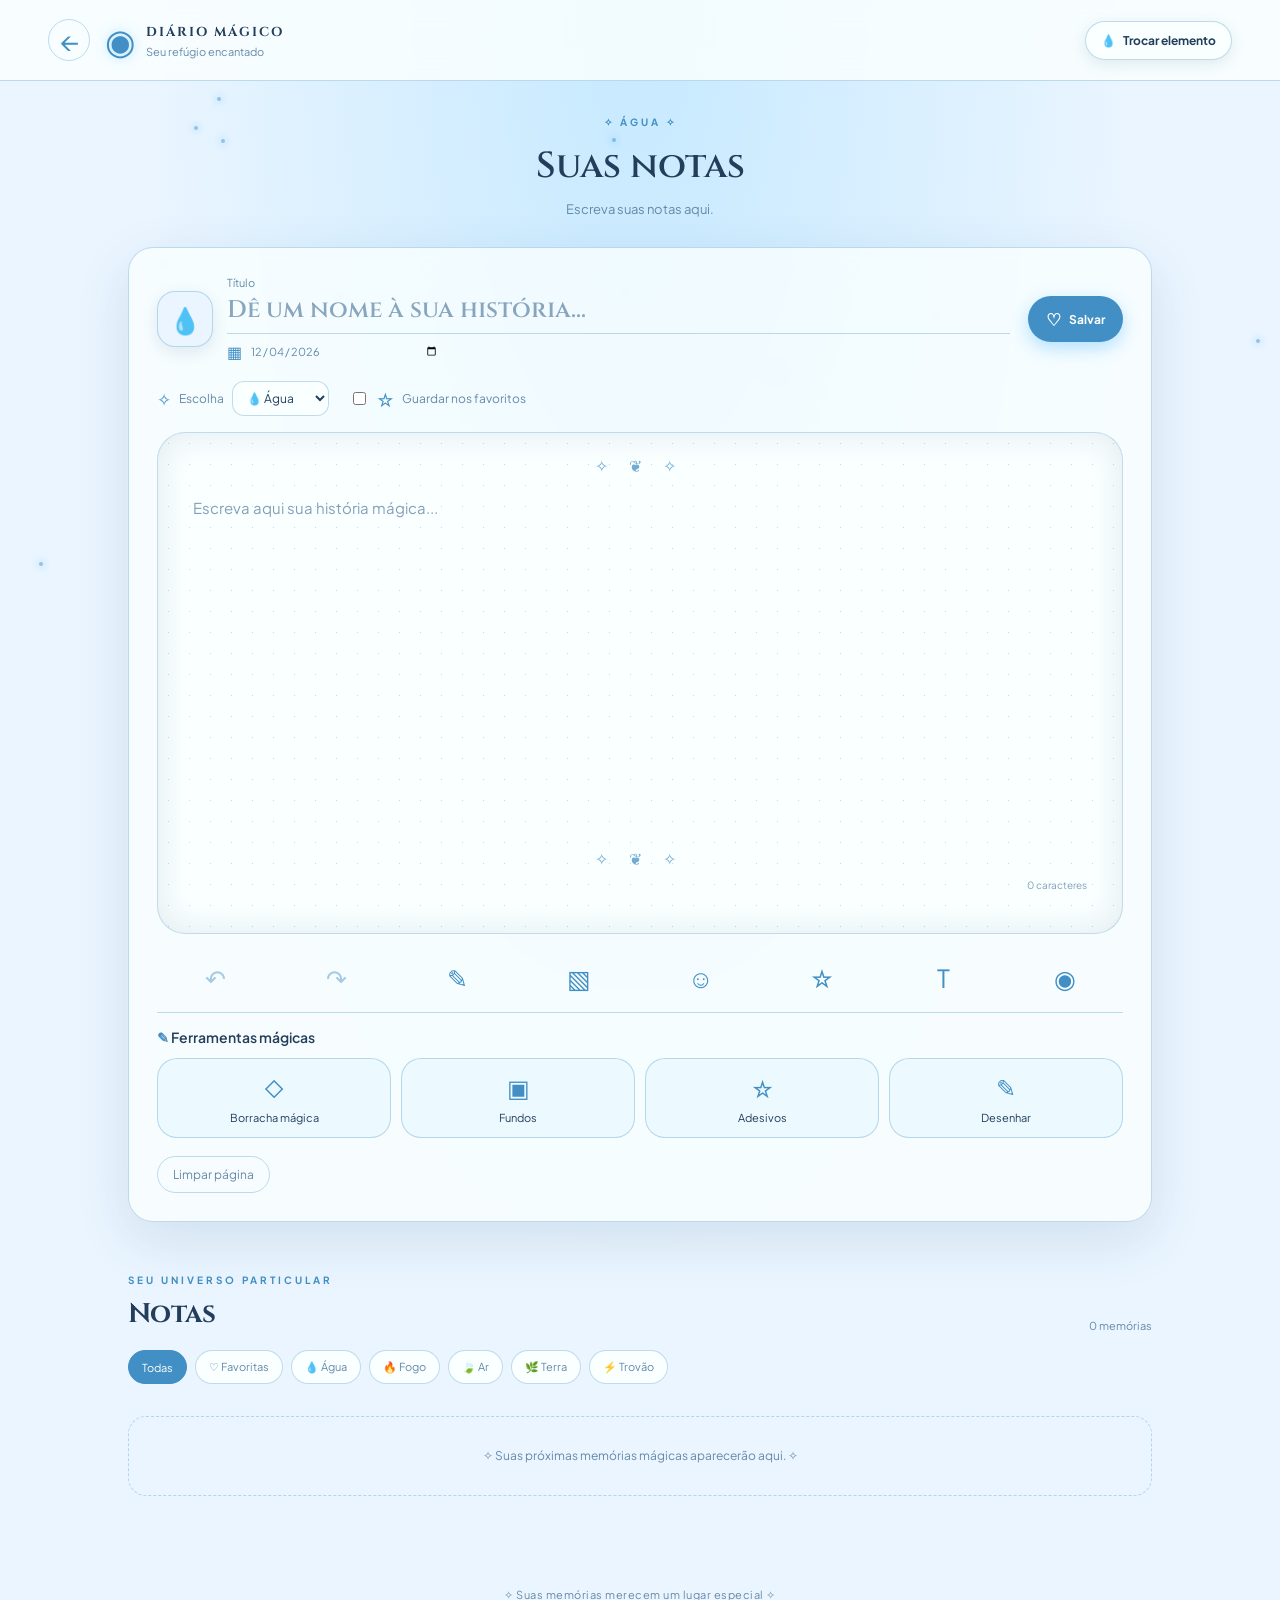
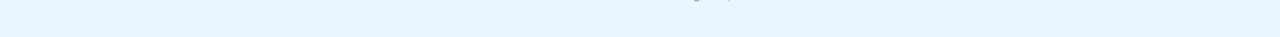
<file: editor.html>
<!DOCTYPE html>
<html lang="pt-BR">
<head>
  <meta charset="UTF-8">
  <meta name="viewport" content="width=device-width, initial-scale=1.0">
  <meta name="theme-color" content="#18223d">
  <title>Diário mágico</title>

  <link rel="preconnect" href="https://fonts.googleapis.com">
  <link rel="preconnect" href="https://fonts.gstatic.com" crossorigin>
  <link href="https://fonts.googleapis.com/css2?family=Cinzel:wght@500;600;700&family=Plus+Jakarta+Sans:wght@400;500;600;700&display=swap" rel="stylesheet">

  <link rel="stylesheet" href="editor.css">
</head>

<body data-elemento="agua">
  <div class="ceu-magico" id="ceuMagico" aria-hidden="true"></div>

  <header class="cabecalho">
    <a class="voltar" href="index.html" aria-label="Voltar ao diário">←</a>

    <div class="marca">
      <span class="marca-simbolo" id="simboloMarca">◈</span>
      <div>
        <span class="marca-titulo">DIÁRIO MÁGICO</span>
        <span class="marca-subtitulo">Seu refúgio encantado</span>
      </div>
    </div>

    <button class="botao-trocar" id="trocarElemento" type="button">
      <span id="iconeTrocar">💧</span>
      <span>Trocar elemento</span>
    </button>
  </header>

  <main class="conteudo">
    <section class="introducao">
      <span class="selo-elemento" id="seloElemento">✧ ÁGUA ✧</span>
      <h1>Suas notas</h1>
      <p>Escreva suas notas aqui.</p>
    </section>

    <section class="editor">
      <div class="topo-folha">
        <div class="identificacao">
          <div class="icone-elemento" id="iconeElemento">💧</div>
          <div class="identificacao-texto">
            <label for="titulo">Título</label>
            <input id="titulo" type="text" maxlength="100"
              placeholder="Dê um nome à sua história..." autocomplete="off">
            <div class="data-linha">
              <span aria-hidden="true">▦</span>
              <input id="data" type="date" aria-label="Data da memória">
            </div>
          </div>
        </div>

        <button id="botaoSalvar" class="botao-salvar" type="button">
          <span>♡</span> Salvar
        </button>
      </div>

      <div class="controles-secundarios">
        <label class="seletor-elemento">
          <span>✧</span>
          <span>Escolha</span>
          <select id="elemento" aria-label="Escolher elemento">
            <option value="agua">💧 Água</option>
            <option value="fogo">🔥 Fogo</option>
            <option value="ar">🍃 Ar</option>
            <option value="terra">🌿 Terra</option>
            <option value="trovao">⚡ Trovão</option>
          </select>
        </label>

        <label class="favorito-controle">
          <input id="favorita" type="checkbox">
          <span class="estrela-favorito">☆</span>
          <span>Guardar nos favoritos</span>
        </label>
      </div>

      <div class="folha" id="folha">
        <div class="ornamento ornamento-superior" aria-hidden="true">✧ ❦ ✧</div>

        <div class="campo-escrita" id="texto"
          contenteditable="true"
          role="textbox"
          aria-label="Escreva sua memória"
          aria-multiline="true"
          data-placeholder="Escreva aqui sua história mágica..."></div>

        <div id="areaImagem" class="area-imagem"></div>

        <div class="adesivos-folha" id="adesivosFolha" aria-label="Adesivos da página"></div>
        <div class="ornamento ornamento-inferior" aria-hidden="true">✧ ❦ ✧</div>
        <div class="contador-caracteres"><span id="contador">0</span> caracteres</div>
      </div>

      <input id="imagem" type="file" accept="image/*" hidden>

      <div class="barra-ferramentas" aria-label="Ferramentas de edição">
        <button type="button" data-action="desfazer" title="Desfazer" aria-label="Desfazer">↶</button>
        <button type="button" data-action="refazer" title="Refazer" aria-label="Refazer">↷</button>
        <button type="button" data-action="desenhar" title="Desenhar" aria-label="Desenhar">✎</button>
        <button type="button" data-action="imagem" title="Adicionar imagem" aria-label="Adicionar imagem">▧</button>
        <button type="button" data-action="emoji" title="Adicionar símbolo" aria-label="Adicionar símbolo">☺</button>
        <button type="button" data-action="favorito" title="Favoritar" aria-label="Favoritar">☆</button>
        <button type="button" data-action="texto" title="Estilo do texto" aria-label="Estilo do texto">T</button>
        <button type="button" data-action="cor" title="Cor do texto" aria-label="Cor do texto">◉</button>
      </div>

      <section class="ferramentas-magicas">
        <h2><span>✎</span> Ferramentas mágicas</h2>

        <div class="grade-ferramentas">
          <button class="ferramenta" type="button" data-action="borracha">
            <span>◇</span>
            <span>Borracha mágica</span>
          </button>

          <button class="ferramenta" type="button" data-action="fundos">
            <span>▣</span>
            <span>Fundos</span>
          </button>

          <button class="ferramenta" type="button" data-action="adesivos">
            <span>☆</span>
            <span>Adesivos</span>
          </button>

          <button class="ferramenta" type="button" data-action="desenhar">
            <span>✎</span>
            <span>Desenhar</span>
          </button>
        </div>

        <div id="painelMagico" class="painel-magico" hidden></div>
      </section>

      <div class="acoes-finais">
        <button id="cancelarEdicao" class="botao-secundario" type="button">
          Limpar página
        </button>
        <span id="avisoSalvamento" role="status" aria-live="polite"></span>
      </div>
    </section>

    <section class="colecao">
      <div class="titulo-colecao">
        <div>
          <span class="sobretitulo">SEU UNIVERSO PARTICULAR</span>
          <h2>Notas</h2>
        </div>
        <span class="total-memorias" id="totalMemorias">0 memórias</span>
      </div>

      <div class="filtros">
        <button type="button" class="filtro ativo" data-filtro="todas">Todas</button>
        <button type="button" class="filtro" data-filtro="favoritas">♡ Favoritas</button>
        <button type="button" class="filtro" data-filtro="agua">💧 Água</button>
        <button type="button" class="filtro" data-filtro="fogo">🔥 Fogo</button>
        <button type="button" class="filtro" data-filtro="ar">🍃 Ar</button>
        <button type="button" class="filtro" data-filtro="terra">🌿 Terra</button>
        <button type="button" class="filtro" data-filtro="trovao">⚡ Trovão</button>
      </div>

      <div id="listaMemorias" class="lista-memorias"></div>
      <p id="mensagemVazia" class="mensagem-vazia">
        ✧ Suas próximas memórias mágicas aparecerão aqui. ✧
      </p>
    </section>
  </main>

  <footer class="rodape">
    <span>✧ Suas memórias merecem um lugar especial ✧</span>
  </footer>

  <dialog id="modalElemento" class="modal-elemento">
    <div class="modal-conteudo">
      <span class="modal-simbolo">✧</span>
      <h2>Escolha sua magia</h2>
      <p>Qual elemento vai acompanhar sua próxima memória?</p>

      <div class="opcoes-elementos">
        <button type="button" data-escolher="agua"><span>💧</span>Água</button>
        <button type="button" data-escolher="fogo"><span>🔥</span>Fogo</button>
        <button type="button" data-escolher="ar"><span>🍃</span>Ar</button>
        <button type="button" data-escolher="terra"><span>🌿</span>Terra</button>
        <button type="button" data-escolher="trovao"><span>⚡</span>Trovão</button>
      </div>

      <button type="button" id="fecharModal" class="fechar-modal">Voltar</button>
    </div>
  </dialog>

  <script src="editor.js"></script>
</body>
</html>
</file>
<file: editor.css>
:root {
  --fundo: #f7f3ff;
  --folha: #fffaff;
  --texto: #40334d;
  --texto-suave: #897694;
  --cor: #a77bc0;
  --cor-clara: #ead7f2;
  --brilho: rgba(193, 135, 225, .45);
  --linha: rgba(167, 123, 192, .32);
  --sombra: rgba(66, 38, 85, .12);
}

* {
  box-sizing: border-box;
}

html {
  scroll-behavior: smooth;
}

body {
  margin: 0;
  min-height: 100vh;
  color: var(--texto);
  background:
    radial-gradient(ellipse at top, var(--cor-clara), transparent 55%),
    var(--fundo);
  font-family: "Plus Jakarta Sans", sans-serif;
  transition: background .6s, color .4s;
  overflow-x: hidden;
}

button, input, select {
  font: inherit;
}

button {
  -webkit-tap-highlight-color: transparent;
}

button:focus-visible,
input:focus-visible,
select:focus-visible,
[contenteditable]:focus-visible {
  outline: 2px solid var(--cor);
  outline-offset: 3px;
}

button:disabled {
  opacity: .45;
  cursor: not-allowed;
}

/* TEMAS DOS ELEMENTOS */

body[data-elemento="agua"] {
  --fundo: #eaf5ff;
  --folha: #faffff;
  --texto: #233e5b;
  --texto-suave: #6589a9;
  --cor: #418fc4;
  --cor-clara: #c6e9ff;
  --brilho: rgba(91, 188, 255, .45);
  --linha: rgba(65, 143, 196, .32);
  --sombra: rgba(30, 83, 125, .12);
}

body[data-elemento="fogo"] {
  --fundo: #fff0ed;
  --folha: #fffaf5;
  --texto: #572b32;
  --texto-suave: #a66b6b;
  --cor: #c85e52;
  --cor-clara: #f5c7b5;
  --brilho: rgba(255, 132, 85, .42);
  --linha: rgba(200, 94, 82, .32);
  --sombra: rgba(111, 42, 42, .12);
}

body[data-elemento="ar"] {
  --fundo: #f3f7e9;
  --folha: #fffff8;
  --texto: #3f4e35;
  --texto-suave: #788867;
  --cor: #788e56;
  --cor-clara: #e0e9c7;
  --brilho: rgba(178, 203, 113, .43);
  --linha: rgba(120, 142, 86, .34);
  --sombra: rgba(64, 83, 43, .12);
}

body[data-elemento="terra"] {
  --fundo: #f5eee1;
  --folha: #fffaf0;
  --texto: #51412e;
  --texto-suave: #917c5d;
  --cor: #7e8b4e;
  --cor-clara: #e6d8b6;
  --brilho: rgba(197, 170, 91, .4);
  --linha: rgba(126, 139, 78, .32);
  --sombra: rgba(81, 62, 36, .13);
}

body[data-elemento="trovao"] {
  --fundo: #eeedff;
  --folha: #fcfbff;
  --texto: #353354;
  --texto-suave: #7774a4;
  --cor: #7771ce;
  --cor-clara: #d4d0ff;
  --brilho: rgba(151, 139, 255, .48);
  --linha: rgba(119, 113, 206, .34);
  --sombra: rgba(51, 46, 112, .14);
}

/* FUNDO E VAGALUMES */

.ceu-magico {
  position: fixed;
  inset: 0;
  z-index: 0;
  pointer-events: none;
  overflow: hidden;
}

.vagalume {
  position: absolute;
  width: 4px;
  height: 4px;
  border-radius: 50%;
  background: var(--cor);
  box-shadow: 0 0 7px 2px var(--brilho);
  opacity: .5;
  animation: flutuar var(--duracao, 8s) ease-in-out infinite alternate;
  animation-delay: var(--atraso, 0s);
}

@keyframes flutuar {
  0% { transform: translate(0, 0) scale(.65); opacity: .15; }
  50% { opacity: .65; }
  100% { transform: translate(var(--movimento, 20px), -35px) scale(1.15); opacity: .3; }
}

.cabecalho,
.conteudo,
.rodape {
  position: relative;
  z-index: 1;
}

.cabecalho {
  display: flex;
  align-items: center;
  gap: 15px;
  padding: 18px clamp(16px, 4vw, 48px);
  border-bottom: 1px solid var(--linha);
  background: color-mix(in srgb, var(--folha) 83%, transparent);
  backdrop-filter: blur(15px);
}

.voltar {
  display: grid;
  place-items: center;
  flex: 0 0 42px;
  width: 42px;
  height: 42px;
  border: 1px solid var(--linha);
  border-radius: 50%;
  color: var(--cor);
  text-decoration: none;
  font-size: 27px;
  transition: transform .2s, background .2s;
}

.voltar:hover {
  transform: translateX(-3px);
  background: var(--cor-clara);
}

.marca {
  display: flex;
  align-items: center;
  gap: 10px;
  min-width: 0;
  margin-right: auto;
}

.marca-simbolo {
  color: var(--cor);
  font-size: 35px;
  text-shadow: 0 0 14px var(--brilho);
}

.marca-titulo,
.marca-subtitulo {
  display: block;
}

.marca-titulo {
  font-family: Cinzel, serif;
  font-size: 13px;
  letter-spacing: 2px;
  font-weight: 700;
}

.marca-subtitulo {
  margin-top: 4px;
  color: var(--texto-suave);
  font-size: 11px;
}

.botao-trocar {
  display: flex;
  align-items: center;
  justify-content: center;
  gap: 7px;
  padding: 11px 15px;
  border: 1px solid var(--linha);
  border-radius: 24px;
  background: var(--folha);
  color: var(--texto);
  cursor: pointer;
  font-size: 12px;
  font-weight: 700;
  box-shadow: 0 4px 15px var(--sombra);
  transition: transform .2s, background .2s;
}

.botao-trocar:hover {
  transform: translateY(-2px);
  background: var(--cor-clara);
}

/* APRESENTAÇÃO */

.conteudo {
  width: min(1100px, 100%);
  margin: 0 auto;
  padding: 28px clamp(14px, 4vw, 38px) 55px;
}

.introducao {
  text-align: center;
  margin-bottom: 26px;
}

.selo-elemento,
.sobretitulo {
  color: var(--cor);
  font-size: 10px;
  letter-spacing: 3px;
  font-weight: 700;
}

.introducao h1 {
  margin: 12px 0 8px;
  font-family: Cinzel, serif;
  font-size: clamp(23px, 4vw, 36px);
  font-weight: 600;
}

.introducao p {
  margin: 0;
  color: var(--texto-suave);
  font-size: 13px;
  line-height: 1.8;
}

/* EDITOR */

.editor {
  padding: clamp(13px, 3vw, 28px);
  border: 1px solid var(--linha);
  border-radius: 25px;
  background: color-mix(in srgb, var(--folha) 78%, transparent);
  box-shadow: 0 18px 55px var(--sombra);
  backdrop-filter: blur(8px);
}

.topo-folha {
  display: flex;
  align-items: center;
  justify-content: space-between;
  gap: 18px;
  margin-bottom: 19px;
}

.identificacao {
  display: flex;
  align-items: center;
  gap: 14px;
  min-width: 0;
  flex: 1;
}

.icone-elemento {
  display: grid;
  place-items: center;
  flex: 0 0 56px;
  width: 56px;
  height: 56px;
  border: 1px solid var(--linha);
  border-radius: 18px;
  background: var(--fundo);
  font-size: 26px;
  box-shadow: 0 5px 16px var(--sombra);
}

.identificacao-texto {
  min-width: 0;
  flex: 1;
}

.identificacao-texto label {
  display: block;
  margin-bottom: 5px;
  color: var(--texto-suave);
  font-size: 11px;
}

#titulo {
  display: block;
  width: 100%;
  padding: 0 0 7px;
  border: 0;
  border-bottom: 1px solid var(--linha);
  outline: none;
  background: transparent;
  color: var(--texto);
  font-family: Cinzel, serif;
  font-size: clamp(17px, 3vw, 24px);
  font-weight: 600;
}

#titulo::placeholder {
  color: var(--texto-suave);
  opacity: .75;
}

.data-linha {
  display: flex;
  align-items: center;
  gap: 7px;
  margin-top: 7px;
  color: var(--cor);
}

#data {
  width: min(190px, 100%);
  border: 0;
  outline: 0;
  background: transparent;
  color: var(--texto-suave);
  font-size: 11px;
}

.botao-salvar {
  display: inline-flex;
  align-items: center;
  justify-content: center;
  gap: 8px;
  flex-shrink: 0;
  padding: 12px 18px;
  border: 0;
  border-radius: 30px;
  background: var(--cor);
  color: #fff;
  cursor: pointer;
  font-size: 12px;
  font-weight: 700;
  box-shadow: 0 6px 18px var(--brilho);
  transition: transform .2s, filter .2s;
}

.botao-salvar:hover {
  transform: translateY(-2px);
  filter: brightness(1.07);
}

.botao-salvar span {
  font-size: 17px;
}

.controles-secundarios {
  display: flex;
  flex-wrap: wrap;
  align-items: center;
  gap: 12px 20px;
  margin-bottom: 16px;
}

.seletor-elemento,
.favorito-controle {
  display: flex;
  align-items: center;
  gap: 8px;
  color: var(--texto-suave);
  font-size: 12px;
}

.seletor-elemento > span:first-child {
  color: var(--cor);
  font-size: 17px;
}

.seletor-elemento select {
  max-width: 140px;
  padding: 8px 10px;
  border: 1px solid var(--linha);
  border-radius: 12px;
  background: var(--folha);
  color: var(--texto);
  font-size: 12px;
}

.favorito-controle {
  cursor: pointer;
}

.favorito-controle input {
  accent-color: var(--cor);
}

.estrela-favorito {
  color: var(--cor);
  font-size: 19px;
}

/* FOLHA */

.folha {
  position: relative;
  display: flex;
  flex-direction: column;
  min-height: 470px;
  padding: 35px clamp(18px, 4vw, 35px) 42px;
  overflow: hidden;
  border: 1.5px solid var(--linha);
  border-radius: 28px;
  background-color: var(--folha);
  background-image: radial-gradient(var(--linha) .9px, transparent 1px);
  background-size: 21px 21px;
  box-shadow: inset 0 0 32px var(--sombra);
  transition: background-color .4s, border-color .4s;
}

.folha.fundo-liso {
  background-image: none;
}

.folha.fundo-noite {
  background-color: color-mix(in srgb, var(--fundo) 65%, #24243e);
  background-image:
    radial-gradient(white .8px, transparent 1px),
    radial-gradient(var(--brilho) 1.2px, transparent 2px);
  background-size: 27px 27px, 43px 43px;
}

.folha.fundo-flores {
  background-image:
    radial-gradient(var(--linha) 1px, transparent 1.5px),
    radial-gradient(var(--brilho) 1.5px, transparent 2px);
  background-size: 28px 28px, 63px 63px;
}

.ornamento {
  color: var(--cor);
  text-align: center;
  opacity: .75;
  letter-spacing: 9px;
  pointer-events: none;
}

.ornamento-superior {
  margin: -13px 0 18px;
}

.ornamento-inferior {
  margin-top: 20px;
}

.campo-escrita {
  position: relative;
  z-index: 1;
  flex: 1;
  min-height: 310px;
  outline: none;
  color: var(--texto);
  font-size: 15px;
  line-height: 1.9;
  overflow-wrap: anywhere;
  white-space: pre-wrap;
}

.campo-escrita:empty::before {
  content: attr(data-placeholder);
  color: var(--texto-suave);
  opacity: .8;
  pointer-events: none;
}

.campo-escrita:focus:empty::before {
  opacity: .55;
}

.campo-escrita img {
  display: inline-block;
  max-width: 100%;
  height: auto;
  border-radius: 12px;
}

.area-imagem {
  display: flex;
  flex-wrap: wrap;
  gap: 10px;
  margin-top: 14px;
}

.imagem-memoria {
  position: relative;
  width: min(100%, 260px);
}

.imagem-memoria img {
  display: block;
  width: 100%;
  max-height: 280px;
  object-fit: contain;
  border: 1px solid var(--linha);
  border-radius: 14px;
  background: var(--fundo);
}

.remover-imagem {
  position: absolute;
  top: 6px;
  right: 6px;
  width: 29px;
  height: 29px;
  border: 0;
  border-radius: 50%;
  background: var(--folha);
  color: var(--texto);
  cursor: pointer;
  box-shadow: 0 2px 8px var(--sombra);
}

.adesivos-folha {
  display: flex;
  flex-wrap: wrap;
  gap: 6px;
  margin-top: 10px;
}

.adesivo {
  display: inline-grid;
  place-items: center;
  font-size: 27px;
  filter: drop-shadow(0 2px 3px var(--sombra));
}

.contador-caracteres {
  align-self: flex-end;
  margin-top: 10px;
  color: var(--texto-suave);
  font-size: 10px;
  opacity: .8;
}

/* BARRA DE FERRAMENTAS */

.barra-ferramentas {
  display: flex;
  align-items: center;
  justify-content: space-around;
  flex-wrap: wrap;
  gap: 5px;
  padding: 13px 0;
  margin-top: 10px;
  border-bottom: 1px solid var(--linha);
}

.barra-ferramentas button {
  display: grid;
  place-items: center;
  width: 42px;
  height: 42px;
  border: 0;
  border-radius: 13px;
  background: transparent;
  color: var(--cor);
  cursor: pointer;
  font-size: 25px;
  transition: background .2s, transform .2s;
}

.barra-ferramentas button:hover {
  transform: translateY(-2px);
  background: var(--cor-clara);
}

.barra-ferramentas button.ativo {
  background: var(--cor-clara);
}

.ferramentas-magicas {
  padding-top: 15px;
}

.ferramentas-magicas h2 {
  margin: 0 0 12px;
  color: var(--texto);
  font-size: 14px;
  font-weight: 600;
}

.ferramentas-magicas h2 span {
  color: var(--cor);
}

.grade-ferramentas {
  display: grid;
  grid-template-columns: repeat(4, minmax(0, 1fr));
  gap: 10px;
}

.ferramenta {
  display: flex;
  flex-direction: column;
  align-items: center;
  justify-content: center;
  gap: 8px;
  min-height: 80px;
  padding: 12px 5px;
  border: 1px solid var(--linha);
  border-radius: 20px;
  background: color-mix(in srgb, var(--cor-clara) 27%, var(--folha));
  color: var(--texto);
  cursor: pointer;
  font-size: 11px;
  transition: transform .2s, background .2s;
}

.ferramenta > span:first-child {
  color: var(--cor);
  font-size: 24px;
}

.ferramenta:hover {
  transform: translateY(-3px);
  background: var(--cor-clara);
}

.painel-magico {
  margin-top: 12px;
  padding: 15px;
  border: 1px solid var(--linha);
  border-radius: 18px;
  background: var(--folha);
}

.painel-magico h3 {
  margin: 0 0 12px;
  font-size: 13px;
}

.opcoes-painel {
  display: flex;
  flex-wrap: wrap;
  gap: 9px;
}

.opcao-magica {
  min-width: 45px;
  min-height: 42px;
  padding: 8px 12px;
  border: 1px solid var(--linha);
  border-radius: 12px;
  background: var(--fundo);
  color: var(--texto);
  cursor: pointer;
}

.opcao-magica:hover {
  background: var(--cor-clara);
}

.opcao-cor {
  width: 34px;
  height: 34px;
  min-width: 34px;
  min-height: 34px;
  padding: 0;
  border: 2px solid var(--linha);
  border-radius: 50%;
}

.acoes-finais {
  display: flex;
  align-items: center;
  justify-content: space-between;
  flex-wrap: wrap;
  gap: 12px;
  margin-top: 18px;
}

.botao-secundario {
  padding: 10px 15px;
  border: 1px solid var(--linha);
  border-radius: 20px;
  background: transparent;
  color: var(--texto-suave);
  cursor: pointer;
  font-size: 12px;
}

.botao-secundario:hover {
  background: var(--cor-clara);
}

#avisoSalvamento {
  color: var(--cor);
  font-size: 11px;
}

/* MEMÓRIAS SALVAS */

.colecao {
  margin-top: 45px;
}

.titulo-colecao {
  display: flex;
  justify-content: space-between;
  align-items: end;
  gap: 12px;
  margin-bottom: 18px;
}

.titulo-colecao h2 {
  margin: 8px 0 0;
  font-family: Cinzel, serif;
  font-size: clamp(20px, 3vw, 27px);
}

.total-memorias {
  color: var(--texto-suave);
  font-size: 11px;
}

.filtros {
  display: flex;
  flex-wrap: wrap;
  gap: 8px;
  margin-bottom: 20px;
}

.filtro {
  padding: 9px 13px;
  border: 1px solid var(--linha);
  border-radius: 22px;
  background: var(--folha);
  color: var(--texto-suave);
  cursor: pointer;
  font-size: 11px;
}

.filtro.ativo,
.filtro:hover {
  border-color: var(--cor);
  background: var(--cor);
  color: white;
}

.lista-memorias {
  display: grid;
  grid-template-columns: repeat(2, minmax(0, 1fr));
  gap: 15px;
}

.cartao-memoria {
  position: relative;
  padding: 18px;
  overflow: hidden;
  border: 1px solid var(--linha);
  border-radius: 19px;
  background: var(--folha);
  box-shadow: 0 7px 22px var(--sombra);
}

.cartao-memoria::before {
  position: absolute;
  top: 0;
  left: 0;
  width: 4px;
  height: 100%;
  background: var(--cor);
  content: "";
}

.cartao-topo {
  display: flex;
  align-items: center;
  gap: 9px;
}

.cartao-icone {
  font-size: 23px;
}

.cartao-titulo {
  flex: 1;
  min-width: 0;
  overflow-wrap: anywhere;
  font-family: Cinzel, serif;
  font-size: 15px;
}

.cartao-data {
  margin-top: 6px;
  color: var(--texto-suave);
  font-size: 10px;
}

.cartao-texto {
  display: -webkit-box;
  margin: 12px 0;
  overflow: hidden;
  color: var(--texto-suave);
  font-size: 12px;
  line-height: 1.8;
  white-space: pre-wrap;
  overflow-wrap: anywhere;
  -webkit-box-orient: vertical;
  -webkit-line-clamp: 4;
}

.cartao-imagem {
  width: 100%;
  max-height: 170px;
  margin-top: 10px;
  border-radius: 12px;
  object-fit: cover;
}

.cartao-acoes {
  display: flex;
  flex-wrap: wrap;
  gap: 7px;
  padding-top: 12px;
  border-top: 1px solid var(--linha);
}

.cartao-acoes button {
  padding: 7px 10px;
  border: 1px solid var(--linha);
  border-radius: 15px;
  background: transparent;
  color: var(--texto-suave);
  cursor: pointer;
  font-size: 10px;
}

.cartao-acoes button:hover {
  background: var(--cor-clara);
  color: var(--texto);
}

.mensagem-vazia {
  padding: 28px 15px;
  border: 1px dashed var(--linha);
  border-radius: 18px;
  color: var(--texto-suave);
  text-align: center;
  font-size: 12px;
  line-height: 1.8;
}

.rodape {
  padding: 25px 15px 35px;
  color: var(--texto-suave);
  text-align: center;
  font-size: 11px;
  letter-spacing: .5px;
}

/* MODAL DE ELEMENTOS */

.modal-elemento {
  width: min(420px, calc(100% - 30px));
  padding: 0;
  border: 1px solid var(--linha);
  border-radius: 26px;
  background: var(--folha);
  color: var(--texto);
  box-shadow: 0 20px 80px rgba(0, 0, 0, .2);
}

.modal-elemento::backdrop {
  background: rgba(20, 20, 38, .48);
  backdrop-filter: blur(5px);
}

.modal-conteudo {
  padding: 27px 20px;
  text-align: center;
}

.modal-simbolo {
  color: var(--cor);
  font-size: 33px;
}

.modal-conteudo h2 {
  margin: 10px 0;
  font-family: Cinzel, serif;
  font-size: 22px;
}

.modal-conteudo p {
  color: var(--texto-suave);
  font-size: 12px;
  line-height: 1.7;
}

.opcoes-elementos {
  display: grid;
  grid-template-columns: repeat(2, minmax(0, 1fr));
  gap: 9px;
  margin-top: 20px;
}

.opcoes-elementos button {
  display: flex;
  align-items: center;
  gap: 9px;
  padding: 12px;
  border: 1px solid var(--linha);
  border-radius: 14px;
  background: var(--fundo);
  color: var(--texto);
  cursor: pointer;
  text-align: left;
  font-size: 12px;
}

.opcoes-elementos button span {
  font-size: 21px;
}

.opcoes-elementos button:hover {
  background: var(--cor-clara);
}

.fechar-modal {
  margin-top: 18px;
  padding: 10px 20px;
  border: 0;
  border-radius: 22px;
  background: var(--cor);
  color: white;
  cursor: pointer;
}

/* MODO DE DESENHO */

.folha.desenhando {
  cursor: crosshair;
}

#telaDesenho {
  position: absolute;
  inset: 0;
  z-index: 2;
  width: 100%;
  height: 100%;
  touch-action: none;
  cursor: crosshair;
}

.controles-desenho {
  display: flex;
  align-items: center;
  flex-wrap: wrap;
  gap: 10px;
  margin-bottom: 12px;
  font-size: 12px;
}

.controles-desenho input[type="range"] {
  width: 110px;
  accent-color: var(--cor);
}

.controles-desenho input[type="color"] {
  width: 35px;
  height: 30px;
  border: 0;
  background: transparent;
}

/* TELAS PEQUENAS */

@media (max-width: 600px) {
  .cabecalho {
    flex-wrap: wrap;
    gap: 10px;
    padding: 13px 14px;
  }

  .marca-titulo {
    font-size: 11px;
    letter-spacing: 1px;
  }

  .marca-subtitulo {
    font-size: 10px;
  }

  .botao-trocar {
    margin-left: auto;
    padding: 9px 11px;
    font-size: 10px;
  }

  .conteudo {
    padding: 24px 12px 40px;
  }

  .introducao {
    margin-bottom: 21px;
  }

  .editor {
    padding: 13px;
    border-radius: 20px;
  }

  .topo-folha {
    align-items: flex-start;
    flex-wrap: wrap;
    gap: 13px;
  }

  .icone-elemento {
    flex-basis: 46px;
    width: 46px;
    height: 46px;
    border-radius: 15px;
    font-size: 22px;
  }

  .botao-salvar {
    width: 100%;
    padding: 12px;
  }

  .controles-secundarios {
    align-items: flex-start;
    flex-direction: column;
  }

  .folha {
    min-height: 450px;
    padding: 27px 17px 30px;
    border-radius: 23px;
  }

  .campo-escrita {
    min-height: 310px;
    font-size: 14px;
  }

  .barra-ferramentas {
    gap: 0;
  }

  .barra-ferramentas button {
    width: 36px;
    height: 39px;
    font-size: 22px;
  }

  .grade-ferramentas {
    grid-template-columns: repeat(2, minmax(0, 1fr));
    gap: 8px;
  }

  .ferramenta {
    min-height: 69px;
    border-radius: 16px;
  }

  .lista-memorias {
    grid-template-columns: 1fr;
  }

  .titulo-colecao {
    align-items: flex-start;
    flex-direction: column;
  }
}

@media (prefers-reduced-motion: reduce) {
  *, *::before, *::after {
    animation-duration: .01ms !important;
    animation-iteration-count: 1 !important;
    scroll-behavior: auto !important;
    transition-duration: .01ms !important;
  }
}
</file>
